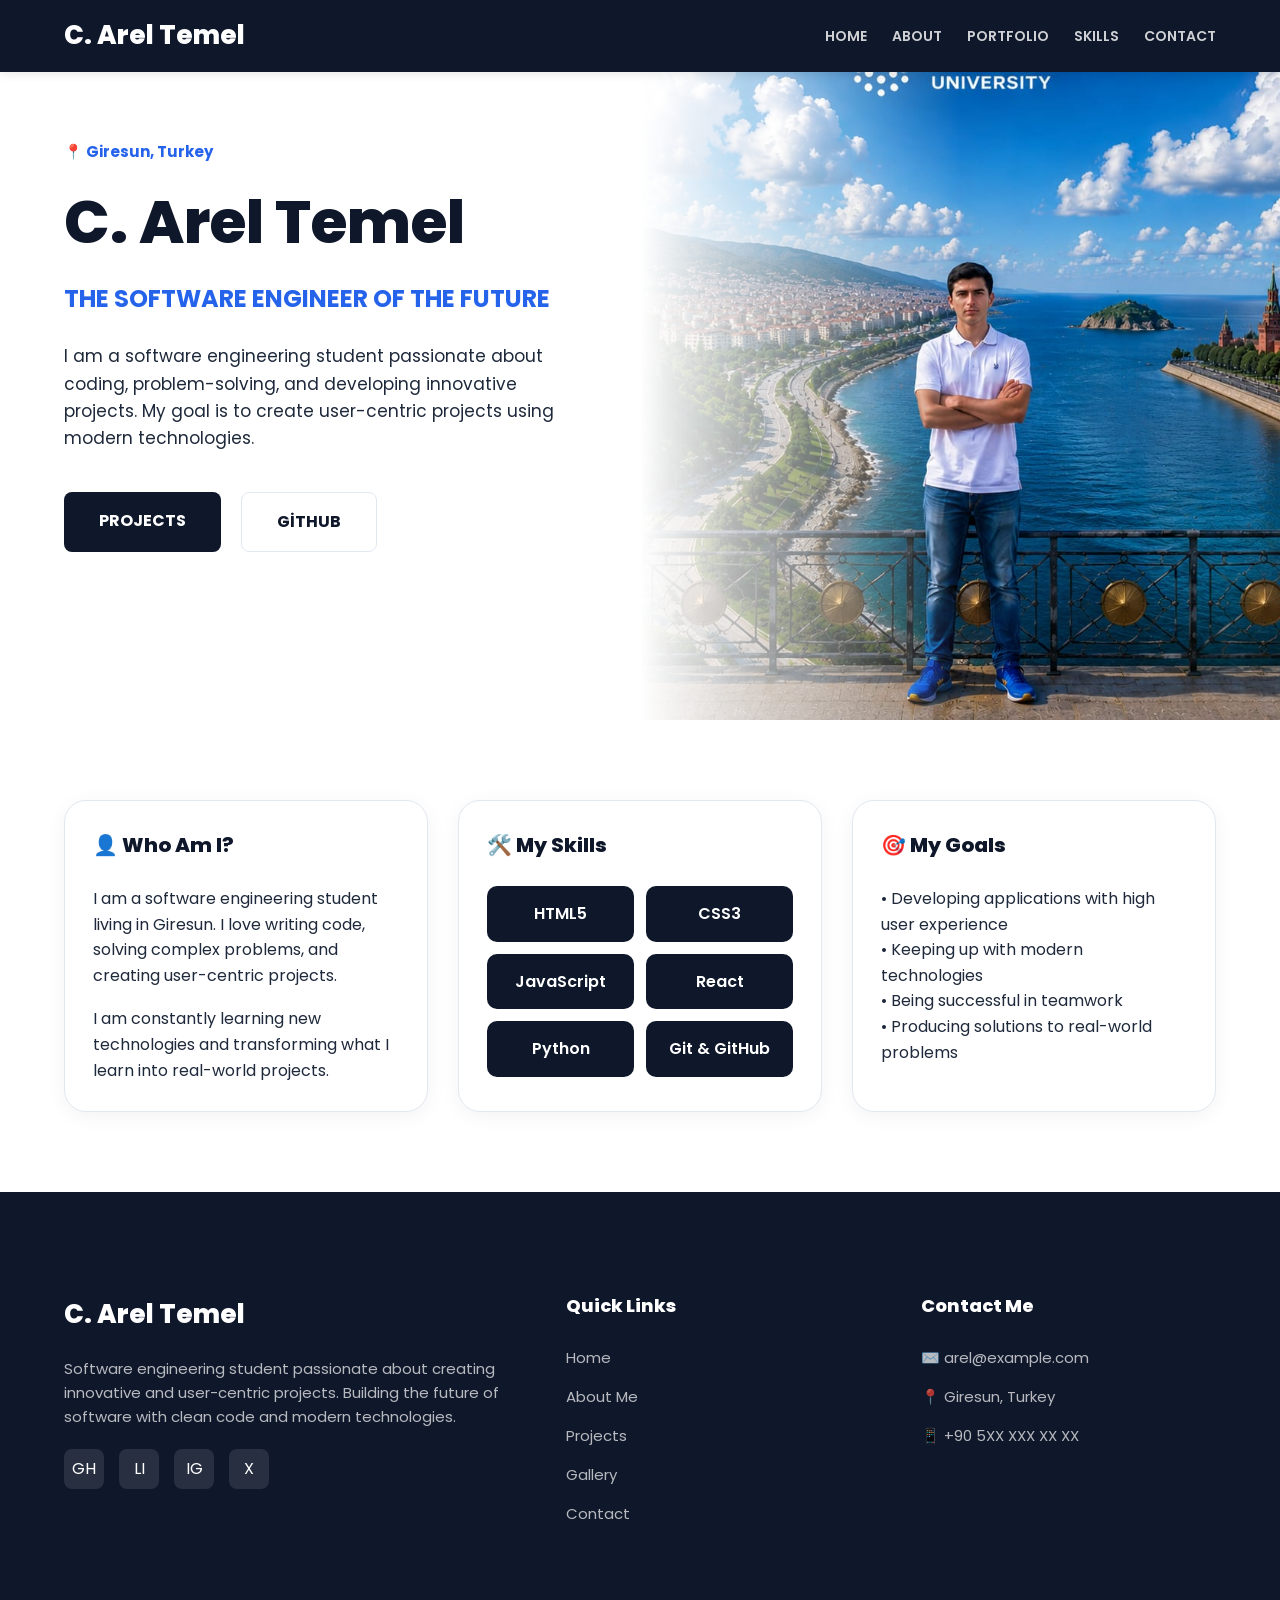
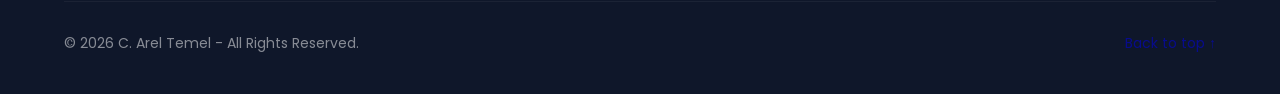
<file: about.html>
<!DOCTYPE html>
<html lang="en">
<head>
    <meta charset="UTF-8" />
    <meta name="viewport" content="width=device-width, initial-scale=1.0" />
    <title>About Me | C. Arel Temel</title>

    <link rel="preconnect" href="https://fonts.googleapis.com">
    <link href="https://fonts.googleapis.com/css2?family=Poppins:wght@300;400;500;600;700&family=Great+Vibes&display=swap" rel="stylesheet">
    <link rel="stylesheet" href="css/style.css" />
    <script src="js/main.js" defer></script>
</head>
<body>

<header>
    <div class="container navbar">
        <div class="logo">
            <a href="index.html">C. Arel Temel</a>
        </div>

        <nav class="menu">
            <ul class="menu-list">
                <li class="menu-item"><a href="index.html">HOME</a></li>
                <li class="menu-item"><a href="about.html">ABOUT</a></li>
                <li class="menu-item has-submenu">
                    <a href="#">PORTFOLIO</a>
                    <ul class="submenu">
                        <li><a href="projects.html">PROJECTS</a></li>
                        <li><a href="gallery.html">GALLERY</a></li>
                    </ul>
                </li>
                <li class="menu-item"><a href="skills.html">SKILLS</a></li>
                <li class="menu-item"><a href="contact.html">CONTACT</a></li>
            </ul>
        </nav>

        <div class="hamburger">
            <span></span>
            <span></span>
            <span></span>
        </div>
    </div>
</header>

<section class="hero">
    <div class="container hero-content">
        <div class="left">

            <div class="location">
                📍 Giresun, Turkey
            </div>

            <h1 class="name">
                C. Arel Temel
            </h1>

            <h2 class="title">
                THE SOFTWARE ENGINEER OF THE FUTURE
            </h2>

            <p class="desc">
                I am a software engineering student passionate about coding, problem-solving, and developing innovative projects.
                My goal is to create user-centric projects using modern technologies.
            </p>

            <div class="buttons">
                <a href="projects.html" class="btn btn-primary">
                    PROJECTS
                </a>

                <a href="https://github.com/ArelTemel2800" class="btn btn-dark">
                    GİTHUB
                </a>
            </div>

        </div>
    </div>
</section>

<section class="section">
    <div class="container">
        <div class="grid about-grid-3">

            <!-- Left: Who Am I -->
            <div class="card">
                <h2 class="card-title">👤 Who Am I?</h2>
                <p>
                    I am a software engineering student living in Giresun. I love writing code, solving complex problems, and creating user-centric projects.
                </p>
                <p style="margin-top:18px;">
                    I am constantly learning new technologies and transforming what I learn into real-world projects.
                </p>
            </div>

            <!-- Center: My Skills -->
            <div class="card">
                <h2 class="card-title">🛠️ My Skills</h2>
                <div class="about-skills-grid" style="display:grid; grid-template-columns:repeat(auto-fit,minmax(120px,1fr)); gap:12px; margin-top:20px;">
                    <div>HTML5</div>
                    <div>CSS3</div>
                    <div>JavaScript</div>
                    <div>React</div>
                    <div>Python</div>
                    <div>Git & GitHub</div>
                </div>
            </div>

            <!-- Right: My Goals -->
            <div class="card">
                <h2 class="card-title">🎯 My Goals</h2>
                <p>
                    • Developing applications with high user experience<br>
                    • Keeping up with modern technologies<br>
                    • Being successful in teamwork<br>
                    • Producing solutions to real-world problems
                </p>
            </div>

        </div>
    </div>
</section>

<footer class="main-footer">
    <div class="container footer-content">
        <div class="footer-grid">
            <!-- Col 1: Brand & Social -->
            <div class="footer-col">
                <div class="logo" style="font-size: 28px; margin-bottom: 15px;">
                    <a href="index.html">C. Arel Temel</a>
                </div>
                <p class="footer-desc">
                    Software engineering student passionate about creating innovative and user-centric projects.
                    Building the future of software with clean code and modern technologies.
                </p>
                <div class="footer-social">
                    <a href="https://github.com/ArelTemel2800" class="social-icon">GH</a>
                    <a href="#" class="social-icon">LI</a>
                    <a href="#" class="social-icon">IG</a>
                    <a href="#" class="social-icon">X</a>
                </div>
            </div>

            <!-- Col 2: Quick Links -->
            <div class="footer-col">
                <h4 class="footer-title">Quick Links</h4>
                <ul class="footer-links">
                    <li><a href="index.html">Home</a></li>
                    <li><a href="about.html">About Me</a></li>
                    <li><a href="projects.html">Projects</a></li>
                    <li><a href="gallery.html">Gallery</a></li>
                    <li><a href="contact.html">Contact</a></li>
                </ul>
            </div>

            <!-- Col 3: Contact Info -->
            <div class="footer-col">
                <h4 class="footer-title">Contact Me</h4>
                <ul class="footer-contact">
                    <li><span>✉️</span> arel@example.com</li>
                    <li><span>📍</span> Giresun, Turkey</li>
                    <li><span>📱</span> +90 5XX XXX XX XX</li>
                </ul>
            </div>
        </div>

        <div class="footer-bottom">
            <p>© 2026 C. Arel Temel - All Rights Reserved.</p>
            <a href="#" class="back-to-top">Back to top ↑</a>
        </div>
    </div>
</footer>

</body>
</html>
</file>
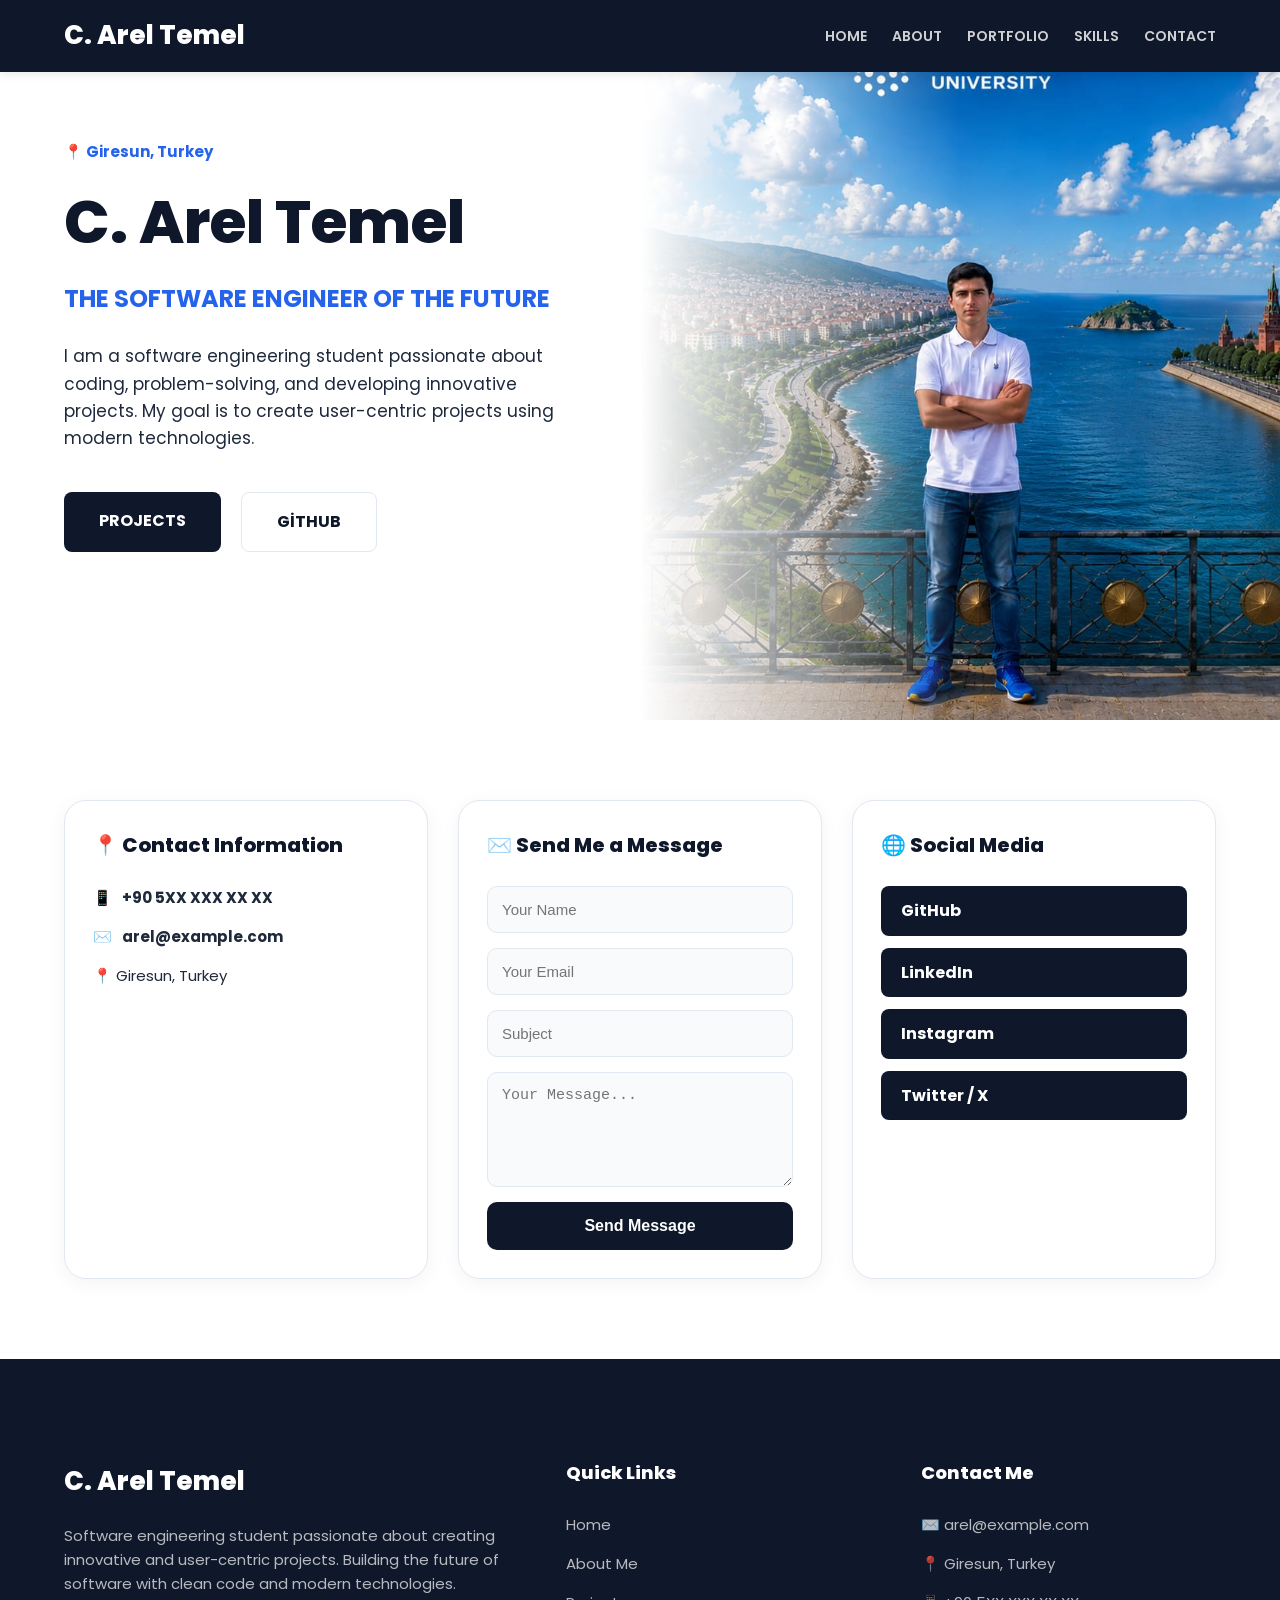
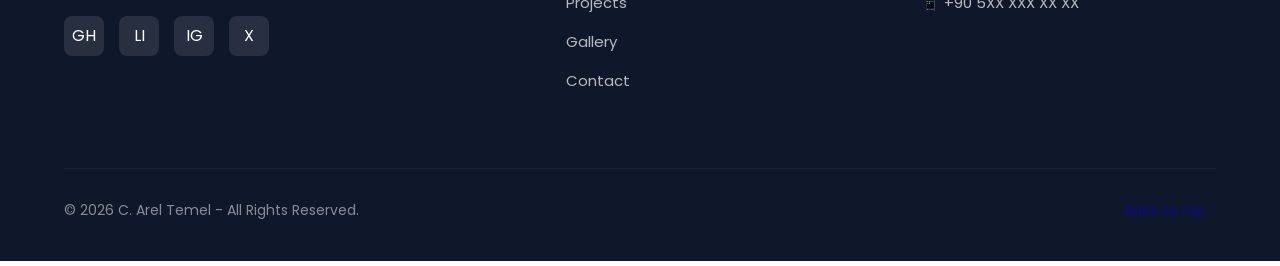
<file: contact.html>
<!DOCTYPE html>
<html lang="en">
<head>
    <meta charset="UTF-8" />
    <meta name="viewport" content="width=device-width, initial-scale=1.0" />
    <title>Contact | C. Arel Temel</title>

    <link rel="preconnect" href="https://fonts.googleapis.com">
    <link href="https://fonts.googleapis.com/css2?family=Poppins:wght@300;400;500;600;700&family=Great+Vibes&display=swap" rel="stylesheet">
    <link rel="stylesheet" href="css/style.css" />
    <script src="js/main.js" defer></script>
</head>
<body>

<header>
    <div class="container navbar">
        <div class="logo">
            <a href="index.html">C. Arel Temel</a>
        </div>

        <nav class="menu">
            <ul class="menu-list">
                <li class="menu-item"><a href="index.html">HOME</a></li>
                <li class="menu-item"><a href="about.html">ABOUT</a></li>
                <li class="menu-item has-submenu">
                    <a href="#">PORTFOLIO</a>
                    <ul class="submenu">
                        <li><a href="projects.html">PROJECTS</a></li>
                        <li><a href="gallery.html">GALLERY</a></li>
                    </ul>
                </li>
                <li class="menu-item"><a href="skills.html">SKILLS</a></li>
                <li class="menu-item"><a href="contact.html">CONTACT</a></li>
            </ul>
        </nav>

        <div class="hamburger">
            <span></span>
            <span></span>
            <span></span>
        </div>
    </div>
</header>

<section class="hero">
    <div class="container hero-content">
        <div class="left">

            <div class="location">
                📍 Giresun, Turkey
            </div>

            <h1 class="name">
                C. Arel Temel
            </h1>

            <h2 class="title">
                THE SOFTWARE ENGINEER OF THE FUTURE
            </h2>

            <p class="desc">
                I am a software engineering student passionate about coding, problem-solving, and developing innovative projects.
                My goal is to create user-centric projects using modern technologies.
            </p>

            <div class="buttons">
                <a href="projects.html" class="btn btn-primary">
                    PROJECTS
                </a>

                <a href="https://github.com/ArelTemel2800" class="btn btn-dark">
                    GİTHUB
                </a>
            </div>

        </div>
    </div>
</section>

<section class="section">
    <div class="container">
        <div class="grid contact-grid-3">

            <!-- Left: Contact Information -->
            <div class="card">
                <h2 class="card-title">📍 Contact Information</h2>
                <div class="contact-list" style="margin-top: 25px; gap: 20px;">
                    <div class="contact-item">
                        📱 <strong>+90 5XX XXX XX XX</strong>
                    </div>
                    <div class="contact-item">
                        ✉️ <strong>arel@example.com</strong>
                    </div>
                    <div class="contact-item">
                        📍 Giresun, Turkey
                    </div>
                </div>
            </div>

            <!-- Center: Contact Form -->
            <div class="card">
                <h2 class="card-title">✉️ Send Me a Message</h2>
                <form style="margin-top: 20px; display: flex; flex-direction: column; gap: 15px;">
                    <input type="text" placeholder="Your Name" required
                           style="width:100%; padding:14px; background:var(--bg-secondary); border:1px solid var(--border); border-radius:10px; color:var(--text-heading); font-size:15px;">
                    <input type="email" placeholder="Your Email" required
                           style="width:100%; padding:14px; background:var(--bg-secondary); border:1px solid var(--border); border-radius:10px; color:var(--text-heading); font-size:15px;">
                    <input type="text" placeholder="Subject"
                           style="width:100%; padding:14px; background:var(--bg-secondary); border:1px solid var(--border); border-radius:10px; color:var(--text-heading); font-size:15px;">
                    <textarea placeholder="Your Message..." rows="5" required
                              style="width:100%; padding:14px; background:var(--bg-secondary); border:1px solid var(--border); border-radius:10px; color:var(--text-heading); font-size:15px; resize:vertical;"></textarea>
                    <button type="submit" class="btn btn-primary"
                            style="padding:15px; border:none; border-radius:10px; font-weight:600; font-size:16px; cursor:pointer;">
                        Send Message
                    </button>
                </form>
            </div>

            <!-- Right: Social Media -->
            <div class="card">
                <h2 class="card-title">🌐 Social Media</h2>
                <div style="display: flex; flex-direction: column; gap: 12px; margin-top: 20px;">
                    <a href="#" class="btn btn-primary" style="padding: 12px 20px; width: 100%;">GitHub</a>
                    <a href="#" class="btn btn-primary" style="padding: 12px 20px; width: 100%;">LinkedIn</a>
                    <a href="#" class="btn btn-primary" style="padding: 12px 20px; width: 100%;">Instagram</a>
                    <a href="#" class="btn btn-primary" style="padding: 12px 20px; width: 100%;">Twitter / X</a>
                </div>
            </div>

        </div>
    </div>
</section>

<footer class="main-footer">
    <div class="container footer-content">
        <div class="footer-grid">
            <!-- Col 1: Brand & Social -->
            <div class="footer-col">
                <div class="logo" style="font-size: 28px; margin-bottom: 15px;">
                    <a href="index.html">C. Arel Temel</a>
                </div>
                <p class="footer-desc">
                    Software engineering student passionate about creating innovative and user-centric projects.
                    Building the future of software with clean code and modern technologies.
                </p>
                <div class="footer-social">
                    <a href="https://github.com/ArelTemel2800" class="social-icon">GH</a>
                    <a href="#" class="social-icon">LI</a>
                    <a href="#" class="social-icon">IG</a>
                    <a href="#" class="social-icon">X</a>
                </div>
            </div>

            <!-- Col 2: Quick Links -->
            <div class="footer-col">
                <h4 class="footer-title">Quick Links</h4>
                <ul class="footer-links">
                    <li><a href="index.html">Home</a></li>
                    <li><a href="about.html">About Me</a></li>
                    <li><a href="projects.html">Projects</a></li>
                    <li><a href="gallery.html">Gallery</a></li>
                    <li><a href="contact.html">Contact</a></li>
                </ul>
            </div>

            <!-- Col 3: Contact Info -->
            <div class="footer-col">
                <h4 class="footer-title">Contact Me</h4>
                <ul class="footer-contact">
                    <li><span>✉️</span> arel@example.com</li>
                    <li><span>📍</span> Giresun, Turkey</li>
                    <li><span>📱</span> +90 5XX XXX XX XX</li>
                </ul>
            </div>
        </div>

        <div class="footer-bottom">
            <p>© 2026 C. Arel Temel - All Rights Reserved.</p>
            <a href="#" class="back-to-top">Back to top ↑</a>
        </div>
    </div>
</footer>

</body>
</html>
</file>
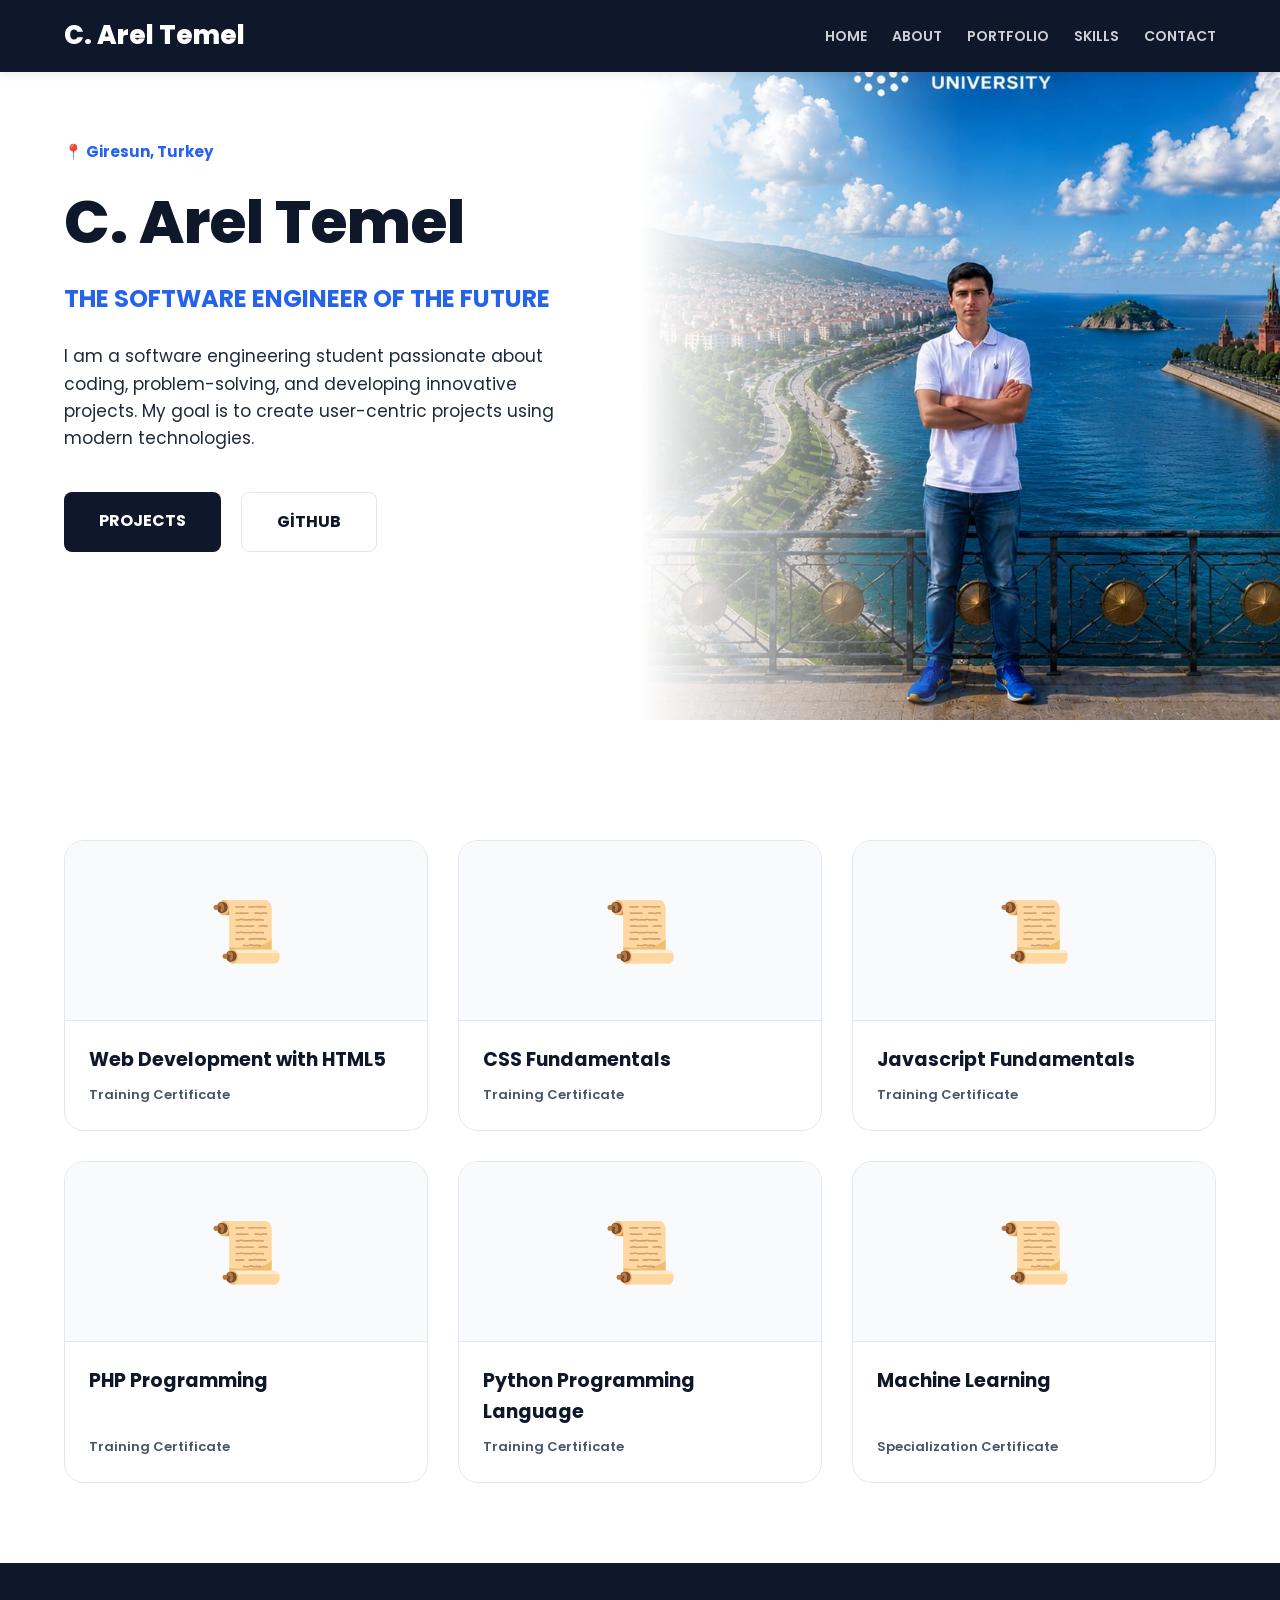
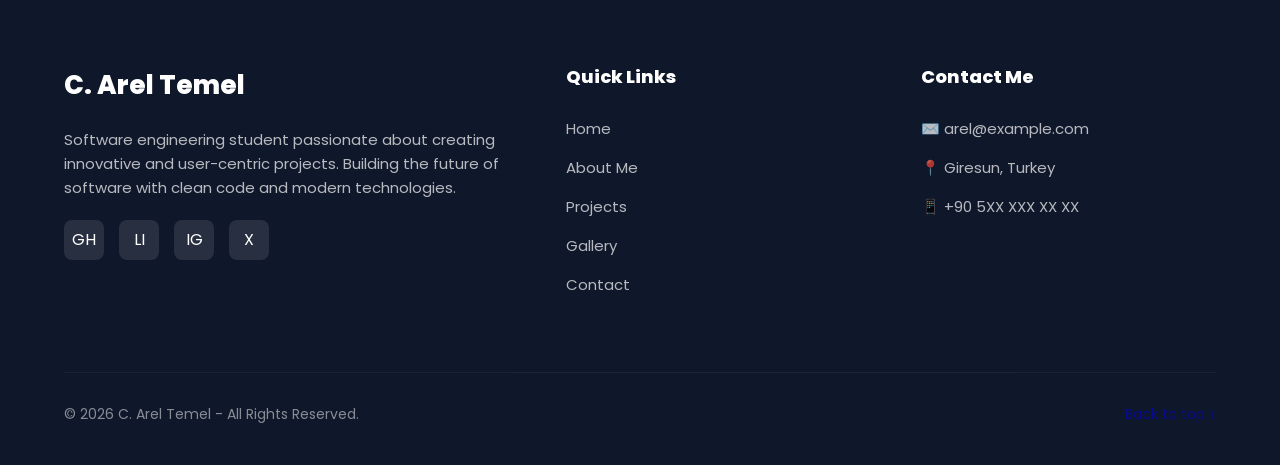
<file: gallery.html>
<!DOCTYPE html>
<html lang="en">
<head>
    <meta charset="UTF-8" />
    <meta name="viewport" content="width=device-width, initial-scale=1.0" />
    <title>Gallery | C. Arel Temel</title>

    <link rel="preconnect" href="https://fonts.googleapis.com">
    <link href="https://fonts.googleapis.com/css2?family=Poppins:wght@300;400;500;600;700&family=Great+Vibes&display=swap" rel="stylesheet">
    <link rel="stylesheet" href="css/style.css" />
    <script src="js/main.js" defer></script>
</head>
<body>

<header>
    <div class="container navbar">
        <div class="logo">
            <a href="index.html">C. Arel Temel</a>
        </div>

        <nav class="menu">
            <ul class="menu-list">
                <li class="menu-item"><a href="index.html">HOME</a></li>
                <li class="menu-item"><a href="about.html">ABOUT</a></li>
                <li class="menu-item has-submenu">
                    <a href="#">PORTFOLIO</a>
                    <ul class="submenu">
                        <li><a href="projects.html">PROJECTS</a></li>
                        <li><a href="gallery.html">GALLERY</a></li>
                    </ul>
                </li>
                <li class="menu-item"><a href="skills.html">SKILLS</a></li>
                <li class="menu-item"><a href="contact.html">CONTACT</a></li>
            </ul>
        </nav>

        <div class="hamburger">
            <span></span>
            <span></span>
            <span></span>
        </div>
    </div>
</header>

<section class="hero">
    <div class="container hero-content">
        <div class="left">

            <div class="location">
                📍 Giresun, Turkey
            </div>

            <h1 class="name">
                C. Arel Temel
            </h1>

            <h2 class="title">
                THE SOFTWARE ENGINEER OF THE FUTURE
            </h2>

            <p class="desc">
                I am a software engineering student passionate about coding, problem-solving, and developing innovative projects.
                My goal is to create user-centric projects using modern technologies.
            </p>

            <div class="buttons">
                <a href="projects.html" class="btn btn-primary">
                    PROJECTS
                </a>

                <a href="https://github.com/ArelTemel2800" class="btn btn-dark">
                    GİTHUB
                </a>
            </div>

        </div>
    </div>
</section>

<section class="section">
    <div class="container">
        <div class="gallery-grid">

            <!-- Certificate 1 -->
            <a href="galeri/sertifika/HTML5_ile_Web_Geliştirme_Sertifika.pdf" target="_blank" class="gallery-item">
                <div class="gallery-preview">📜</div>
                <div class="gallery-info">
                    <h3>Web Development with HTML5</h3>
                    <p>Training Certificate</p>
                </div>
            </a>

            <!-- Certificate 2 -->
            <a href="galeri/sertifika/CSS_Temelleri_Sertifika.pdf" target="_blank" class="gallery-item">
                <div class="gallery-preview">📜</div>
                <div class="gallery-info">
                    <h3>CSS Fundamentals</h3>
                    <p>Training Certificate</p>
                </div>
            </a>

            <!-- Certificate 3 -->
            <a href="galeri/sertifika/Javascript_Temelleri_Sertifika.pdf" target="_blank" class="gallery-item">
                <div class="gallery-preview">📜</div>
                <div class="gallery-info">
                    <h3>Javascript Fundamentals</h3>
                    <p>Training Certificate</p>
                </div>
            </a>

            <!-- Certificate 4 -->
            <a href="galeri/sertifika/PHP_Sertifika.pdf" target="_blank" class="gallery-item">
                <div class="gallery-preview">📜</div>
                <div class="gallery-info">
                    <h3>PHP Programming</h3>
                    <p>Training Certificate</p>
                </div>
            </a>

            <!-- Certificate 5 -->
            <a href="galeri/sertifika/Python_Programlama_Dili_Sertifika.pdf" target="_blank" class="gallery-item">
                <div class="gallery-preview">📜</div>
                <div class="gallery-info">
                    <h3>Python Programming Language</h3>
                    <p>Training Certificate</p>
                </div>
            </a>

            <!-- Certificate 6 -->
            <a href="galeri/sertifika/Makine_Öğrenmesi_Sertifika.pdf" target="_blank" class="gallery-item">
                <div class="gallery-preview">📜</div>
                <div class="gallery-info">
                    <h3>Machine Learning</h3>
                    <p>Specialization Certificate</p>
                </div>
            </a>

        </div>
    </div>
</section>

<footer class="main-footer">
    <div class="container footer-content">
        <div class="footer-grid">
            <!-- Col 1: Brand & Social -->
            <div class="footer-col">
                <div class="logo" style="font-size: 28px; margin-bottom: 15px;">
                    <a href="index.html">C. Arel Temel</a>
                </div>
                <p class="footer-desc">
                    Software engineering student passionate about creating innovative and user-centric projects.
                    Building the future of software with clean code and modern technologies.
                </p>
                <div class="footer-social">
                    <a href="https://github.com/ArelTemel2800" class="social-icon">GH</a>
                    <a href="#" class="social-icon">LI</a>
                    <a href="#" class="social-icon">IG</a>
                    <a href="#" class="social-icon">X</a>
                </div>
            </div>

            <!-- Col 2: Quick Links -->
            <div class="footer-col">
                <h4 class="footer-title">Quick Links</h4>
                <ul class="footer-links">
                    <li><a href="index.html">Home</a></li>
                    <li><a href="about.html">About Me</a></li>
                    <li><a href="projects.html">Projects</a></li>
                    <li><a href="gallery.html">Gallery</a></li>
                    <li><a href="contact.html">Contact</a></li>
                </ul>
            </div>

            <!-- Col 3: Contact Info -->
            <div class="footer-col">
                <h4 class="footer-title">Contact Me</h4>
                <ul class="footer-contact">
                    <li><span>✉️</span> arel@example.com</li>
                    <li><span>📍</span> Giresun, Turkey</li>
                    <li><span>📱</span> +90 5XX XXX XX XX</li>
                </ul>
            </div>
        </div>

        <div class="footer-bottom">
            <p>© 2026 C. Arel Temel - All Rights Reserved.</p>
            <a href="#" class="back-to-top">Back to top ↑</a>
        </div>
    </div>
</footer>

</body>
</html>
</file>
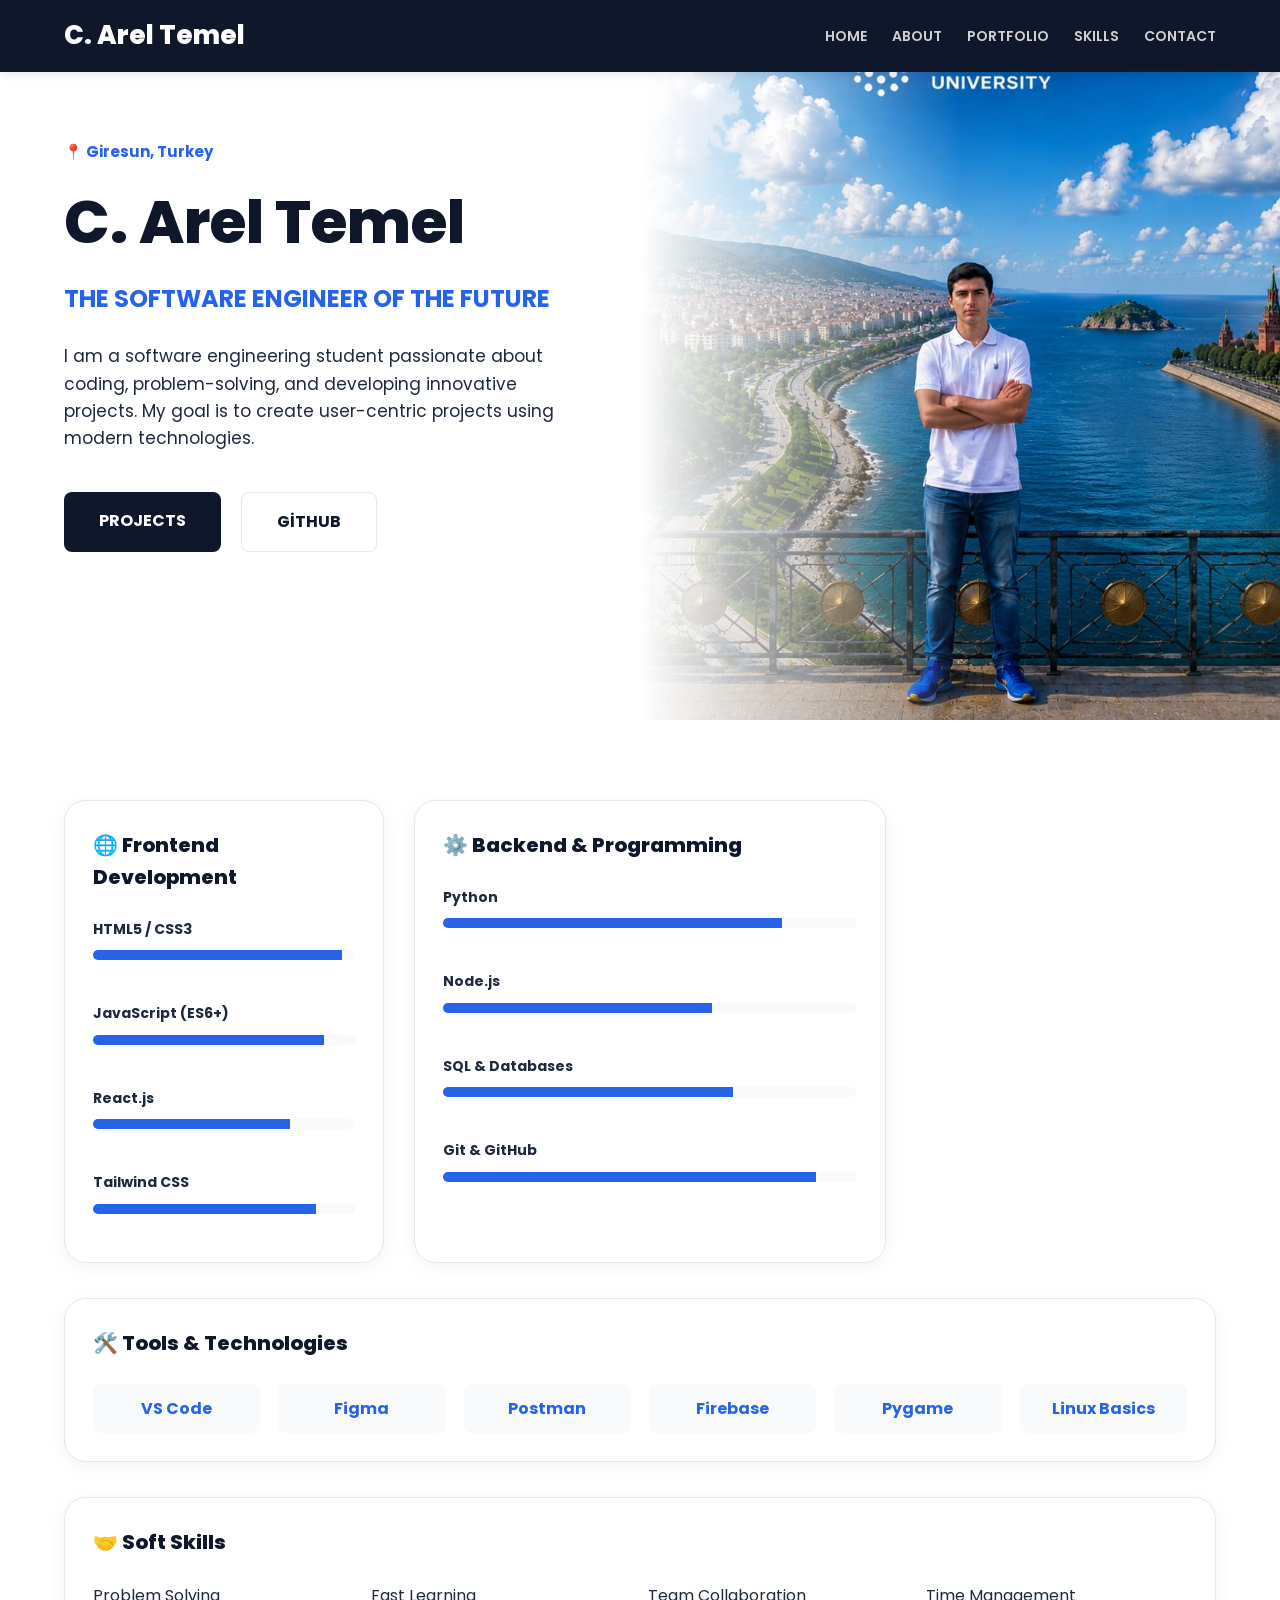
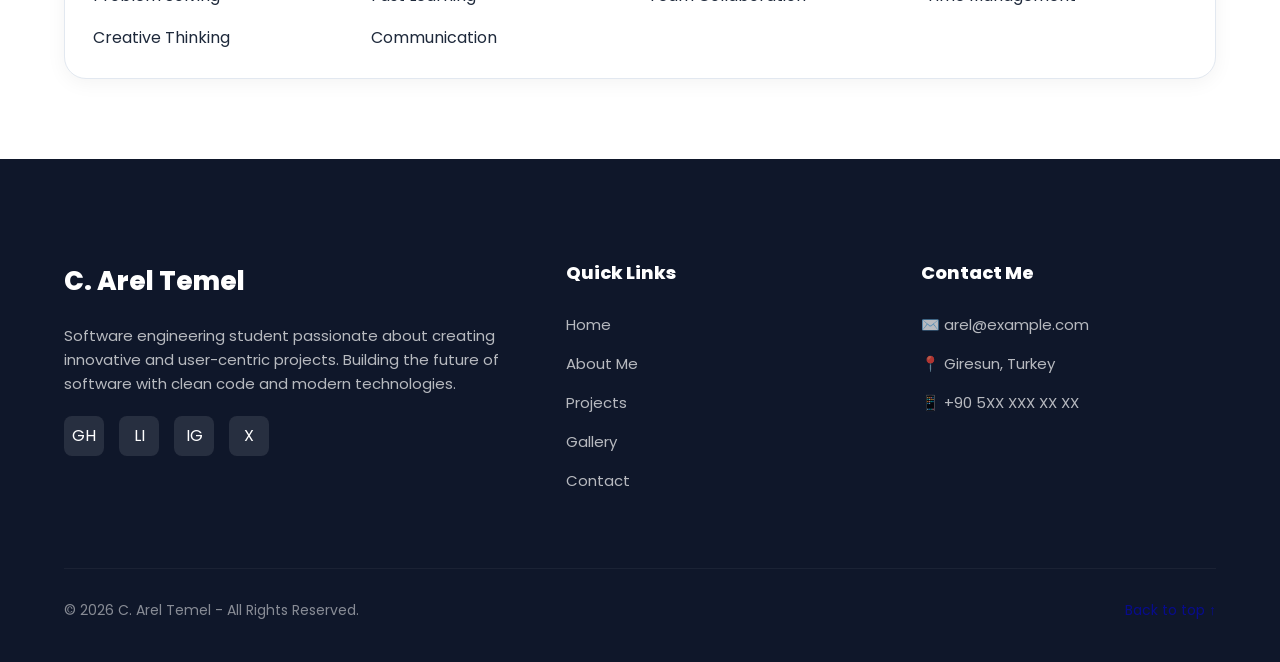
<file: skills.html>
<!DOCTYPE html>
<html lang="en">
<head>
    <meta charset="UTF-8" />
    <meta name="viewport" content="width=device-width, initial-scale=1.0" />
    <title>Skills | C. Arel Temel</title>

    <link rel="preconnect" href="https://fonts.googleapis.com">
    <link href="https://fonts.googleapis.com/css2?family=Poppins:wght@300;400;500;600;700&family=Great+Vibes&display=swap" rel="stylesheet">
    <link rel="stylesheet" href="css/style.css" />
    <script src="js/main.js" defer></script>
</head>
<body>

<header>
    <div class="container navbar">
        <div class="logo">
            <a href="index.html">C. Arel Temel</a>
        </div>

        <nav class="menu">
            <ul class="menu-list">
                <li class="menu-item"><a href="index.html">HOME</a></li>
                <li class="menu-item"><a href="about.html">ABOUT</a></li>
                <li class="menu-item has-submenu">
                    <a href="#">PORTFOLIO</a>
                    <ul class="submenu">
                        <li><a href="projects.html">PROJECTS</a></li>
                        <li><a href="gallery.html">GALLERY</a></li>
                    </ul>
                </li>
                <li class="menu-item"><a href="skills.html">SKILLS</a></li>
                <li class="menu-item"><a href="contact.html">CONTACT</a></li>
            </ul>
        </nav>

        <div class="hamburger">
            <span></span>
            <span></span>
            <span></span>
        </div>
    </div>
</header>

<section class="hero">
    <div class="container hero-content">
        <div class="left">

            <div class="location">
                📍 Giresun, Turkey
            </div>

            <h1 class="name">
                C. Arel Temel
            </h1>

            <h2 class="title">
                THE SOFTWARE ENGINEER OF THE FUTURE
            </h2>

            <p class="desc">
                I am a software engineering student passionate about coding, problem-solving, and developing innovative projects.
                My goal is to create user-centric projects using modern technologies.
            </p>

            <div class="buttons">
                <a href="projects.html" class="btn btn-primary">
                    PROJECTS
                </a>

                <a href="https://github.com/ArelTemel2800" class="btn btn-dark">
                    GİTHUB
                </a>
            </div>

        </div>
    </div>
</section>

<section class="section">
    <div class="container">

        <div class="grid">

            <!-- Frontend -->
            <div class="card">
                <h2 class="card-title">🌐 Frontend Development</h2>
                <div style="display: flex; flex-direction: column; gap: 22px; margin-top: 20px;">
                    <div class="skill-item">
                        <div class="skill-name">HTML5 / CSS3</div>
                        <div class="skill-bar"><div class="skill-progress" style="width: 95%;"></div></div>
                    </div>
                    <div class="skill-item">
                        <div class="skill-name">JavaScript (ES6+)</div>
                        <div class="skill-bar"><div class="skill-progress" style="width: 88%;"></div></div>
                    </div>
                    <div class="skill-item">
                        <div class="skill-name">React.js</div>
                        <div class="skill-bar"><div class="skill-progress" style="width: 75%;"></div></div>
                    </div>
                    <div class="skill-item">
                        <div class="skill-name">Tailwind CSS</div>
                        <div class="skill-bar"><div class="skill-progress" style="width: 85%;"></div></div>
                    </div>
                </div>
            </div>

            <!-- Backend & Others -->
            <div class="card">
                <h2 class="card-title">⚙️ Backend & Programming</h2>
                <div style="display: flex; flex-direction: column; gap: 22px; margin-top: 20px;">
                    <div class="skill-item">
                        <div class="skill-name">Python</div>
                        <div class="skill-bar"><div class="skill-progress" style="width: 82%;"></div></div>
                    </div>
                    <div class="skill-item">
                        <div class="skill-name">Node.js</div>
                        <div class="skill-bar"><div class="skill-progress" style="width: 65%;"></div></div>
                    </div>
                    <div class="skill-item">
                        <div class="skill-name">SQL & Databases</div>
                        <div class="skill-bar"><div class="skill-progress" style="width: 70%;"></div></div>
                    </div>
                    <div class="skill-item">
                        <div class="skill-name">Git & GitHub</div>
                        <div class="skill-bar"><div class="skill-progress" style="width: 90%;"></div></div>
                    </div>
                </div>
            </div>

        </div>

        <!-- Tools & Soft Skills -->
        <div class="card" style="margin-top: 35px;">
            <h2 class="card-title">🛠️ Tools & Technologies</h2>
            <div style="display: grid; grid-template-columns: repeat(auto-fit, minmax(160px, 1fr)); gap: 18px; margin-top: 25px;">
                <div class="tech-tag">VS Code</div>
                <div class="tech-tag">Figma</div>
                <div class="tech-tag">Postman</div>
                <div class="tech-tag">Firebase</div>
                <div class="tech-tag">Pygame</div>
                <div class="tech-tag">Linux Basics</div>
            </div>
        </div>

        <div class="card" style="margin-top: 35px;">
            <h2 class="card-title">🤝 Soft Skills</h2>
            <div style="display: grid; grid-template-columns: repeat(auto-fit, minmax(220px, 1fr)); gap: 16px; margin-top: 20px;">
                <div>Problem Solving</div>
                <div>Fast Learning</div>
                <div>Team Collaboration</div>
                <div>Time Management</div>
                <div>Creative Thinking</div>
                <div>Communication</div>
            </div>
        </div>

    </div>
</section>

<footer class="main-footer">
    <div class="container footer-content">
        <div class="footer-grid">
            <!-- Col 1: Brand & Social -->
            <div class="footer-col">
                <div class="logo" style="font-size: 28px; margin-bottom: 15px;">
                    <a href="index.html">C. Arel Temel</a>
                </div>
                <p class="footer-desc">
                    Software engineering student passionate about creating innovative and user-centric projects.
                    Building the future of software with clean code and modern technologies.
                </p>
                <div class="footer-social">
                    <a href="https://github.com/ArelTemel2800" class="social-icon">GH</a>
                    <a href="#" class="social-icon">LI</a>
                    <a href="#" class="social-icon">IG</a>
                    <a href="#" class="social-icon">X</a>
                </div>
            </div>

            <!-- Col 2: Quick Links -->
            <div class="footer-col">
                <h4 class="footer-title">Quick Links</h4>
                <ul class="footer-links">
                    <li><a href="index.html">Home</a></li>
                    <li><a href="about.html">About Me</a></li>
                    <li><a href="projects.html">Projects</a></li>
                    <li><a href="gallery.html">Gallery</a></li>
                    <li><a href="contact.html">Contact</a></li>
                </ul>
            </div>

            <!-- Col 3: Contact Info -->
            <div class="footer-col">
                <h4 class="footer-title">Contact Me</h4>
                <ul class="footer-contact">
                    <li><span>✉️</span> arel@example.com</li>
                    <li><span>📍</span> Giresun, Turkey</li>
                    <li><span>📱</span> +90 5XX XXX XX XX</li>
                </ul>
            </div>
        </div>

        <div class="footer-bottom">
            <p>© 2026 C. Arel Temel - All Rights Reserved.</p>
            <a href="#" class="back-to-top">Back to top ↑</a>
        </div>
    </div>
</footer>

</body>
</html>
</file>
<file: css/style.css>
/* Arel CSS  */
:root {
    --bg-primary: #ffffff;
    --bg-secondary: #f8fafc;
    --navy-dark: #0f172a;
    --navy-light: #1e293b;
    --blue-primary: #2563eb;
    --text-heading: #0f172a;
    --text-body: #1e293b;
    --text-muted: #475569;
    --white: #ffffff;
    --border: #e2e8f0;
    --shadow: 0 4px 20px rgba(0,0,0,0.05);
}

* {
    margin: 0;
    padding: 0;
    box-sizing: border-box;
}

body {
    font-family: 'Poppins', sans-serif;
    background: var(--bg-primary);
    color: var(--text-body);
    line-height: 1.6;
    overflow-x: hidden;
}

a {
    text-decoration: none;
    transition: 0.3s;
}

.container {
    width: 90%;
    max-width: 1450px;
    margin: 0 auto;
}

/* HEADER & NAVIGATION */
header {
    position: fixed;
    top: 0;
    width: 100%;
    z-index: 1000;
    background: var(--navy-dark);
    padding: 15px 0;
    box-shadow: 0 2px 10px rgba(0,0,0,0.1);
}

.navbar {
    display: flex;
    justify-content: space-between;
    align-items: center;
}

.logo a {
    font-size: 26px;
    font-weight: 800;
    color: var(--white) !important;
}

.menu-list {
    display: flex;
    list-style: none;
    gap: 25px;
}

.menu-item {
    position: relative;
}

.menu-item a {
    font-size: 14px;
    font-weight: 600;
    color: rgba(255, 255, 255, 0.8) !important;
}

.menu-item a:hover {
    color: var(--white) !important;
}

/* SUBMENU */
.submenu {
    position: absolute;
    top: 100%;
    left: 0;
    background: var(--white);
    min-width: 200px;
    border-radius: 8px;
    padding: 10px 0;
    box-shadow: 0 10px 30px rgba(0,0,0,0.1);
    opacity: 0;
    visibility: hidden;
    transform: translateY(10px);
    transition: 0.3s;
    list-style: none;
}

.menu-item:hover .submenu {
    opacity: 1;
    visibility: visible;
    transform: translateY(0);
}

.submenu li a {
    color: var(--text-heading) !important;
    padding: 10px 20px;
    display: block;
    font-size: 13px;
}

.submenu li a:hover {
    background: var(--bg-secondary);
    color: var(--blue-primary) !important;
}

/* HAMBURGER */
.hamburger {
    display: none;
    flex-direction: column;
    gap: 6px;
    cursor: pointer;
}

.hamburger span {
    width: 30px;
    height: 3px;
    background: var(--white);
    border-radius: 2px;
    transition: 0.3s;
}

/* HERO SECTION */
.hero {
    min-height: 80vh;
    padding: 140px 0 60px;
    position: relative;
    background: var(--bg-primary);
}

.hero::after {
    content: '';
    position: absolute;
    top: 0;
    right: 0;
    width: 50%;
    height: 100%;
    background: url('images/hero-bg.jpeg') center/cover no-repeat;
    mask-image: linear-gradient(to left, black 50%, transparent 100%);
    -webkit-mask-image: linear-gradient(to left, black 50%, transparent 100%);
    z-index: 1;
}

.hero-content {
    position: relative;
    z-index: 10;
}

.location {
    color: var(--blue-primary);
    font-weight: 700;
    font-size: 15px;
    margin-bottom: 10px;
}

.name {
    font-size: 60px;
    font-weight: 800;
    color: var(--text-heading);
    margin-bottom: 10px;
}

.hero .title {
    font-size: 24px;
    color: var(--blue-primary);
    font-weight: 700;
    margin-bottom: 25px;
}

.hero .desc {
    max-width: 500px;
    font-size: 17px;
    margin-bottom: 40px;
    color: var(--text-body);
}

/* BUTTONS */
.buttons { display: flex; gap: 20px; }

.btn {
    padding: 16px 35px;
    border-radius: 8px;
    font-weight: 700;
    cursor: pointer;
}

.btn-primary {
    background: var(--navy-dark);
    color: var(--white) !important;
}

.btn-primary:hover {
    background: var(--navy-light);
}

.btn-dark {
    background: var(--white);
    color: var(--text-heading) !important;
    border: 1px solid var(--border);
}

.btn-dark:hover {
    background: var(--bg-secondary);
}

/* LAYOUT GRID & CARDS */
.section { padding: 80px 0; }
.section:nth-child(even) { background: var(--bg-secondary); }

.grid {
    display: grid;
    grid-template-columns: 320px 1fr 300px;
    gap: 30px;
}

.card {
    background: var(--white);
    border: 1px solid var(--border);
    border-radius: 22px;
    padding: 28px;
    box-shadow: var(--shadow);
}

.card-title {
    font-size: 20px;
    font-weight: 800;
    margin-bottom: 25px;
    color: var(--text-heading);
}

/* PROJECTS */
.projects-grid {
    display: grid;
    grid-template-columns: repeat(2, 1fr);
    gap: 25px;
}

.project {
    background: var(--white);
    border-radius: 12px;
    overflow: hidden;
    border: 1px solid var(--border);
    transition: 0.3s;
    display: flex;
    flex-direction: column;
}

.project:hover {
    transform: translateY(-5px);
    border-color: var(--blue-primary);
}

.project img { width: 100%; height: 200px; object-fit: cover; }
.project-content {
    padding: 25px;
    flex-grow: 1;
    display: flex;
    flex-direction: column;
}
.project-content h3 { color: var(--text-heading); margin-bottom: 15px; }
.project-content p { font-size: 14px; margin-bottom: 20px; flex-grow: 1; }

.tags {
    display: flex;
    flex-wrap: wrap;
    gap: 8px;
    margin-bottom: 25px;
}
.tags span {
    background: var(--bg-secondary);
    color: var(--blue-primary);
    padding: 5px 12px;
    border-radius: 5px;
    font-size: 11px;
    font-weight: 700;
}

.project-btn {
    font-weight: 700;
    color: var(--white) !important;
    background: var(--navy-dark);
    padding: 12px 24px;
    border-radius: 8px;
    align-self: flex-start;
    margin-top: auto;
}

/* CONTACT LIST */
.contact-list { list-style: none; }
.contact-item { margin-bottom: 15px; display: flex; align-items: center; gap: 10px; font-size: 15px; }

/* QR BOX */
.qr-grid { display: flex; justify-content: center; }
.qr-box { padding: 15px; border: 1px solid var(--border); border-radius: 12px; }
.qr-box img { width: 180px; }

/* FOOTER */
.main-footer {
    background: var(--navy-dark);
    color: var(--white);
    padding: 100px 0 40px;
}

.footer-grid {
    display: grid;
    grid-template-columns: 1.5fr 1fr 1fr;
    gap: 60px;
    margin-bottom: 60px;
}

.footer-desc { opacity: 0.7; font-size: 15px; margin: 20px 0; }
.footer-title { font-size: 18px; font-weight: 800; margin-bottom: 25px; }

.footer-links, .footer-contact { list-style: none; }
.footer-links li, .footer-contact li { margin-bottom: 15px; font-size: 15px; }
.footer-links a, .footer-contact li { color: rgba(255,255,255,0.7) !important; }
.footer-links a:hover { color: var(--white) !important; padding-left: 5px; }

.footer-social { display: flex; gap: 15px; }
.social-icon {
    width: 40px; height: 40px; border-radius: 8px;
    background: rgba(255,255,255,0.1);
    display: flex; align-items: center; justify-content: center;
    color: var(--white) !important;
}

.footer-bottom {
    border-top: 1px solid rgba(255,255,255,0.1);
    padding-top: 30px;
    display: flex; justify-content: space-between;
    font-size: 14px; opacity: 0.5;
}

/* SKILLS PAGE */
.skill-bar { background: var(--bg-secondary); height: 10px; border-radius: 10px; overflow: hidden; margin-bottom: 20px; }
.skill-progress { background: var(--blue-primary); height: 100%; }
.skill-name { font-weight: 700; margin-bottom: 10px; font-size: 14px; }
.tech-tag { background: var(--bg-secondary); color: var(--blue-primary); padding: 12px; border-radius: 8px; font-weight: 700; text-align: center; }

/* GRIDS */
.about-grid-3, .contact-grid-3, .project-detail-grid {
    grid-template-columns: repeat(3, 1fr) !important;
}
.project-detail-grid { grid-template-columns: 2fr 1fr !important; }

.about-skills-grid div {
    background: var(--navy-dark) !important;
    color: var(--white) !important;
    padding: 15px;
    border-radius: 10px;
    text-align: center;
    font-weight: 600;
}

/* GALLERY */
.gallery-grid {
    display: grid;
    grid-template-columns: repeat(3, 1fr);
    gap: 30px;
    margin-top: 40px;
}

.gallery-item {
    background: var(--white);
    border: 1px solid var(--border);
    border-radius: 20px;
    overflow: hidden;
    transition: 0.4s;
    display: flex;
    flex-direction: column;
}

.gallery-item:hover {
    transform: translateY(-10px);
    border-color: var(--blue-primary);
    box-shadow: var(--shadow);
}

.gallery-preview {
    width: 100%;
    height: 180px;
    background: var(--bg-secondary);
    display: flex;
    align-items: center;
    justify-content: center;
    font-size: 60px;
    position: relative;
    border-bottom: 1px solid var(--border);
}

.gallery-info {
    padding: 24px;
    flex-grow: 1;
    display: flex;
    flex-direction: column;
    justify-content: space-between;
}

.gallery-info h3 {
    font-size: 19px;
    margin-bottom: 10px;
    color: var(--text-heading);
}

.gallery-info p {
    color: var(--text-muted);
    font-size: 13px;
    font-weight: 600;
}

/* RESPONSIVE */
@media (max-width: 1200px) {
    .grid { grid-template-columns: 1fr !important; }
    .hero::after { width: 100%; opacity: 0.1; mask-image: none; -webkit-mask-image: none; }
    .gallery-grid { grid-template-columns: repeat(2, 1fr); }
}

@media (max-width: 900px) {
    .hamburger { display: flex; }

    .menu {
        position: fixed; top: 0; right: -100%; width: 80%; max-width: 320px; height: 100vh;
        background: var(--navy-dark); flex-direction: column; padding: 100px 40px;
        transition: 0.4s; z-index: 999;
    }

    .menu.active { right: 0; }
    .menu-list { flex-direction: column; gap: 20px; }
    .menu-item a { font-size: 18px; }

    .submenu { position: static; opacity: 1; visibility: visible; transform: none; background: transparent; box-shadow: none; display: none; padding-left: 20px; }
    .menu-item.has-submenu.open .submenu { display: block; }
    .submenu li a { color: rgba(255,255,255,0.7) !important; }

    .hero { text-align: center; }
    .hero .desc { margin: 0 auto 40px; }
    .buttons { justify-content: center; }

    .name { font-size: 34px; line-height: 1.2; word-wrap: break-word; overflow-wrap: break-word; }
    .title { font-size: 20px; }
    .section { padding: 40px 0; }

    .projects-grid { grid-template-columns: 1fr; }
    .gallery-grid { grid-template-columns: 1fr; }
    .about-grid-3, .contact-grid-3, .project-detail-grid { grid-template-columns: 1fr !important; }

    .footer-grid { grid-template-columns: 1fr; gap: 40px; }
    .footer-bottom { flex-direction: column; gap: 20px; text-align: center; }
}

@media (max-width: 600px) {
    .buttons { flex-direction: column; }
    .btn { width: 100%; }
}
</file>
